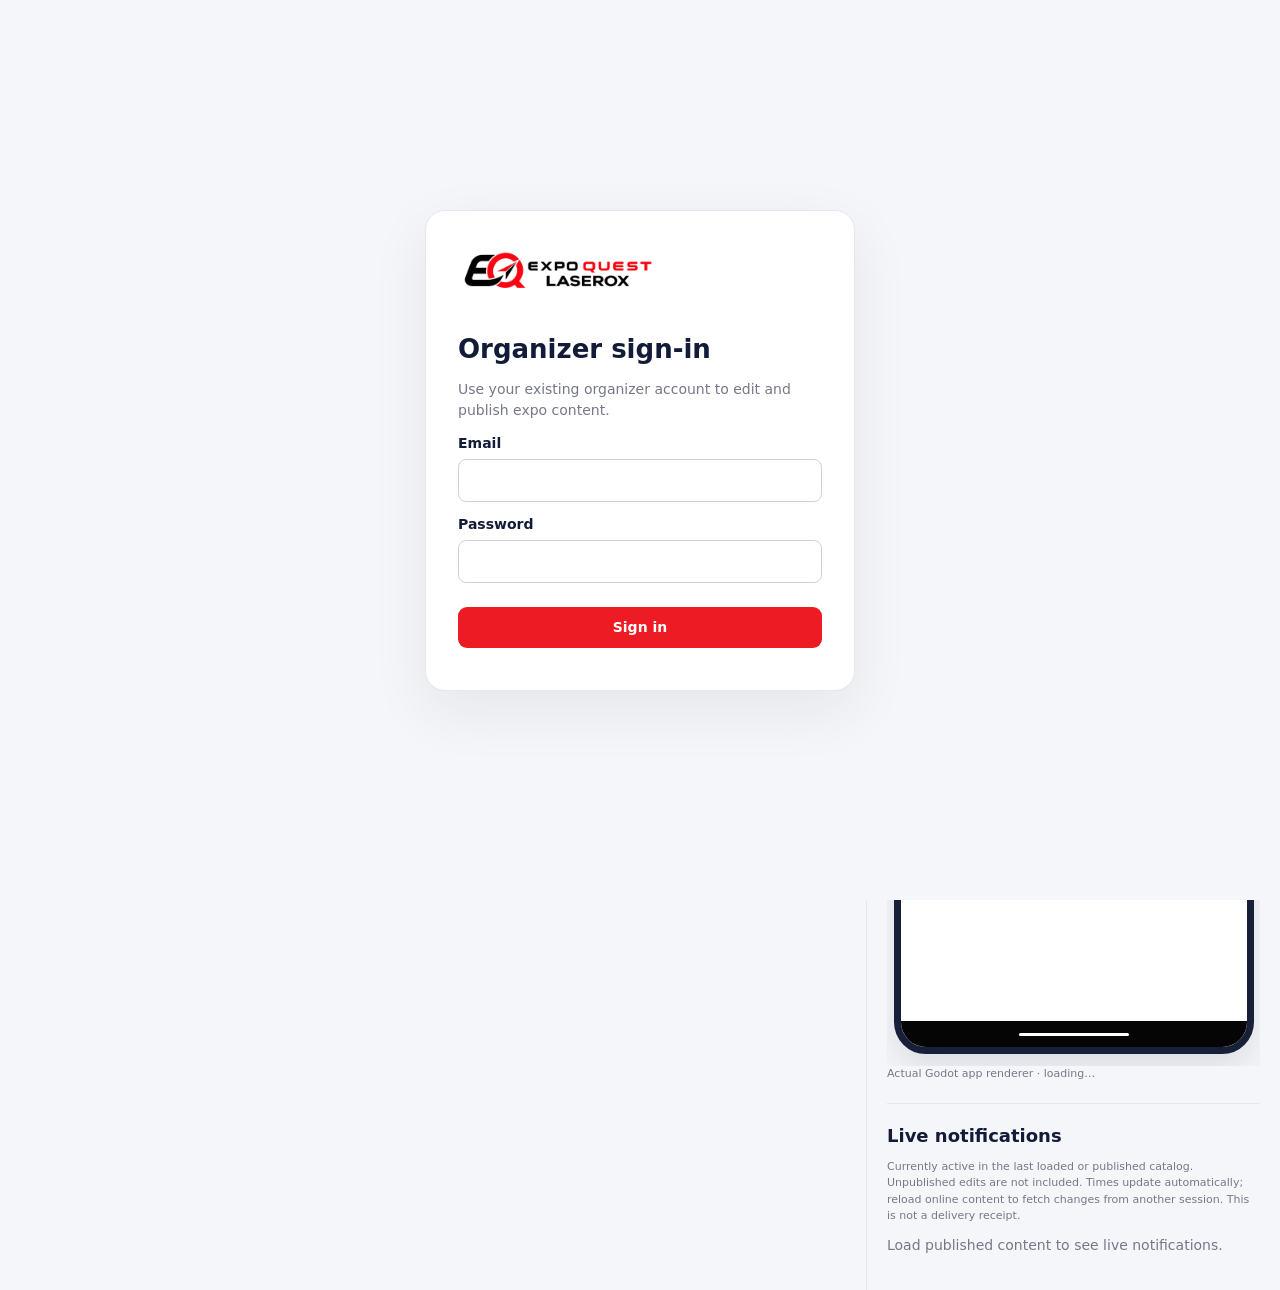
<file: editor/index.html>
<!doctype html>
<html lang="en"><head><meta charset="utf-8"><meta name="viewport" content="width=device-width,initial-scale=1"><title>Expo Quest · Content studio</title><link rel="stylesheet" href="studio.css?v=20261021-challenge-ids"></head>
<body>
<div id="auth-gate" class="auth-gate"><div class="auth-box"><img src="preview-assets/logo.png" alt="Expo Quest"><h1>Organizer sign-in</h1><p class="muted">Use your existing organizer account to edit and publish expo content.</p><form id="signin"><label>Email<input id="login-email" type="email" autocomplete="username" required></label><label>Password<input id="login-password" type="password" autocomplete="current-password" required></label><button id="signin-button" type="submit">Sign in</button></form><p id="auth-status" role="status"></p><button id="local-preview" class="secondary" hidden>Local preview only · no publishing</button></div></div>
<header><div class="brand"><img src="preview-assets/logo.png" alt="Expo Quest"><span>CONTENT STUDIO</span></div><div class="header-status"><span id="draft-state">Connecting…</span><div id="status" role="status" aria-live="polite">Loading the online catalog…</div></div><div class="actions"><button id="export" class="secondary">Save draft</button><button id="settings" class="secondary">Publishing settings</button><button id="signout" class="secondary">Sign out</button><button id="review-button" class="secondary">Review</button><button id="confirm-publish">Publish</button></div></header>
<link rel="stylesheet" href="star-summary.css?v=20261005">
<section id="star-summary" class="star-summary" aria-label="Available stars in current draft" aria-live="polite"></section>
<link rel="stylesheet" href="storage-usage.css?v=20261016">
<section id="storage-usage" class="storage-usage" aria-label="Catalog storage usage"><span class="muted">Storage breakdown will appear when the catalog loads.</span></section>
<script src="storage-usage.js?v=20261016"></script>
<main>
<aside class="library"><div class="section-title"><div><span class="eyebrow">BUILD YOUR ADVENTURE</span><h2>Challenge library</h2></div><button id="add-challenge" class="icon" aria-label="New challenge">+</button></div><p class="muted">Drag a challenge into any quest. Reuse it in as many quests as you like.</p><label class="sr-only" for="search">Search challenges</label><input id="search" type="search" placeholder="Search challenges…"><div id="library"></div></aside>
<section class="workspace"><nav id="tabs" aria-label="Content collections"><button data-group="quests" class="active">Quests</button><button data-group="reward_levels">Rewards</button><button data-group="partners">Promos</button><button data-group="notifications">Notifications</button></nav><div class="section-title"><div><span class="eyebrow">YOUR CONTENT</span><h1 id="collection-title">Quests</h1></div><button id="add-item" class="secondary">+ Add quest</button></div><div id="board"></div><div id="editor"><div class="empty">Loading your content…</div></div></section>
<aside class="preview-pane"><div class="section-title"><div><span class="eyebrow">UPDATES AS YOU EDIT</span><h2>Mobile preview</h2></div><span class="live">● Live</span></div><div class="preview-options"><label>Screen<select id="preview-screen"><option value="home">Home</option><option value="quest">Selected quest</option><option value="challenge">Challenge / scan</option><option value="reward">Reward details</option></select></label><label>Width<select id="preview-width"><option value="360">360 px</option><option value="320">320 px</option><option value="280">280 px</option><option value="390">390 px</option></select></label><label>Progress<select id="preview-progress"><option value="screenshot">Screenshot · 5 stars</option><option value="new">New visitor</option><option value="complete">All completed</option></select></label></div><div class="phone-wrap"><div class="phone" id="phone"><div class="phone-status">9:41 <span>● ▰</span></div><div id="phone-content"></div><div class="phone-footer">Powered by <strong>LASEROX</strong></div></div></div><p id="preview-status" class="muted tiny">Actual Godot app renderer · loading…</p><section class="notifications-panel" aria-labelledby="live-notifications-heading"><h2 id="live-notifications-heading">Live notifications</h2><p class="muted tiny">Currently active in the last loaded or published catalog. Unpublished edits are not included. Times update automatically; reload online content to fetch changes from another session. This is not a delivery receipt.</p><div id="live-notifications" aria-live="polite"><p class="muted">Load published content to see live notifications.</p></div></section></aside>
</main>
<dialog id="connection"><form method="dialog"><div class="section-title"><h2>Publishing settings</h2><button class="secondary">Close</button></div></form><p>Organizer authentication is checked by the server. GitHub credentials stay on the server.</p><label>Content repository<input id="repo" value="mucsi/TestPage" readonly></label><label>Branch<input id="branch" value="main" readonly></label><button id="reload">Reload online content</button><details><summary>Restore a draft backup</summary><label>Draft file<input id="import" type="file" accept=".json,application/json"></label></details></dialog>
<dialog id="review"><form method="dialog"><div class="section-title"><h2>Review publication</h2><button class="secondary">Close</button></div></form><div id="review-summary"></div><p>This publishes your changes publicly. Visitor progress is kept by retaining item IDs. No visitor data or credentials are included.</p><p class="muted">Review does not upload anything. Close this window and use Publish in the header when ready.</p></dialog>
<script src="catalog.js?v=20261006-content-audit"></script><script src="editor-model.js?v=20261005-stars-summary"></script><script src="migration-draft.js"></script><script src="auth-config.js"></script><script src="auth.js?v=20261006-content-audit"></script><script src="draft-store.js"></script><script src="studio.js?v=20261021-challenge-ids"></script>
<script src="admins.js"></script><script src="participants-link.js"></script>
</body></html>
</file>
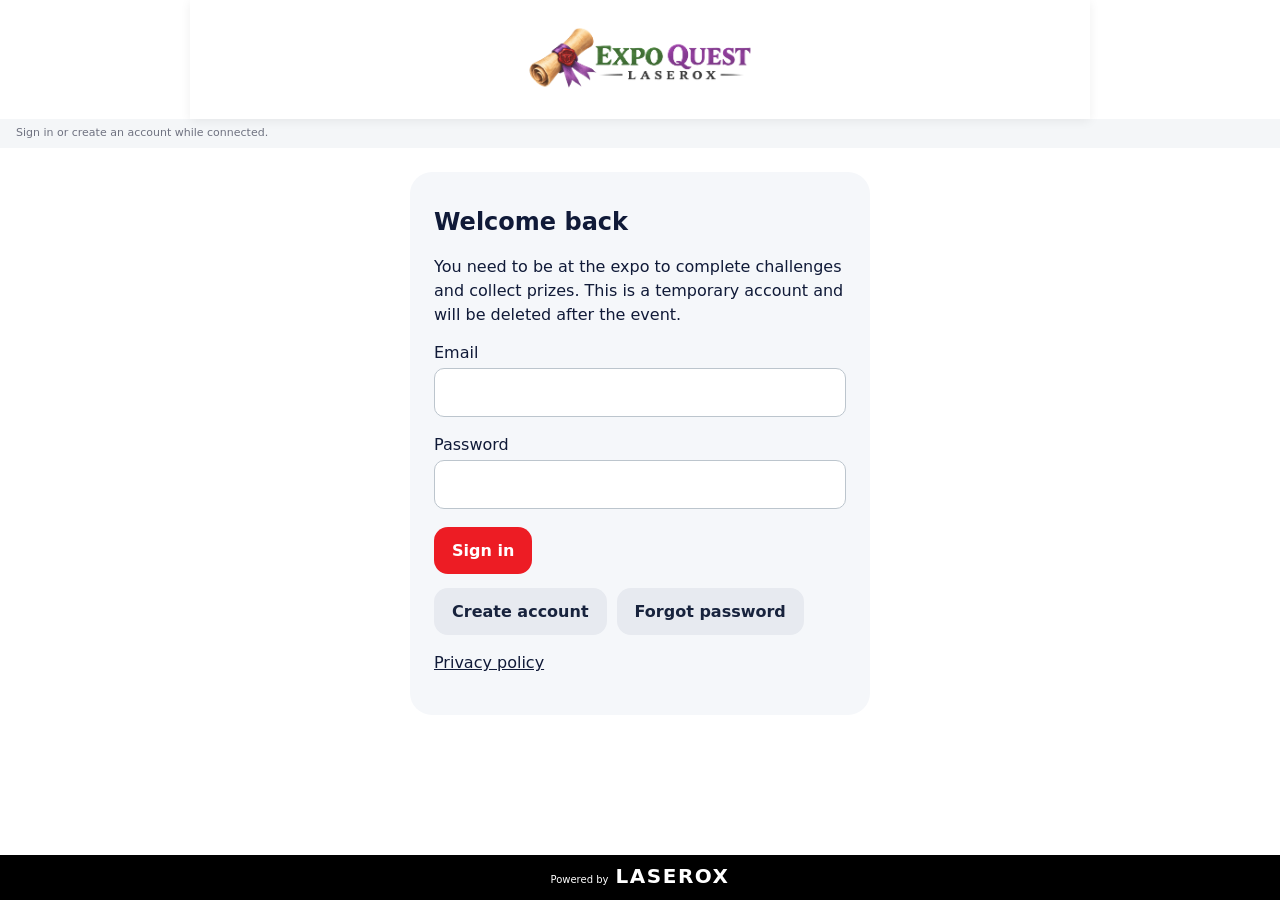
<file: cloudflare-links/play/index.html>
<!doctype html>
<html lang="en"><head><meta charset="utf-8"><meta name="viewport" content="width=device-width,initial-scale=1,viewport-fit=cover"><meta name="theme-color" content="#000000"><title>Expo Quest — Web</title><link rel="stylesheet" href="style.css"><link rel="stylesheet" href="mobile.css"><link rel="manifest" href="manifest.webmanifest"></head><body><header><img class="brand" src="assets/logo.png" alt="Expo Quest by LASEROX"><button id="scan-header" aria-label="Scan challenge" hidden><img src="assets/scan.png" alt=""><span>SCAN</span></button><div id="balance"></div></header><p id="status" role="status">Opening your saved adventure…</p><main id="main"></main><dialog id="popup"><button id="close" aria-label="Close">×</button><div id="detail"></div></dialog><button id="help" aria-label="Help and account" hidden>?</button><footer>Powered by <strong>LASEROX</strong></footer><script src="config.js"></script><script src="qr-vendor.js"></script><script type="module" src="app.mjs"></script></body></html>
</file>
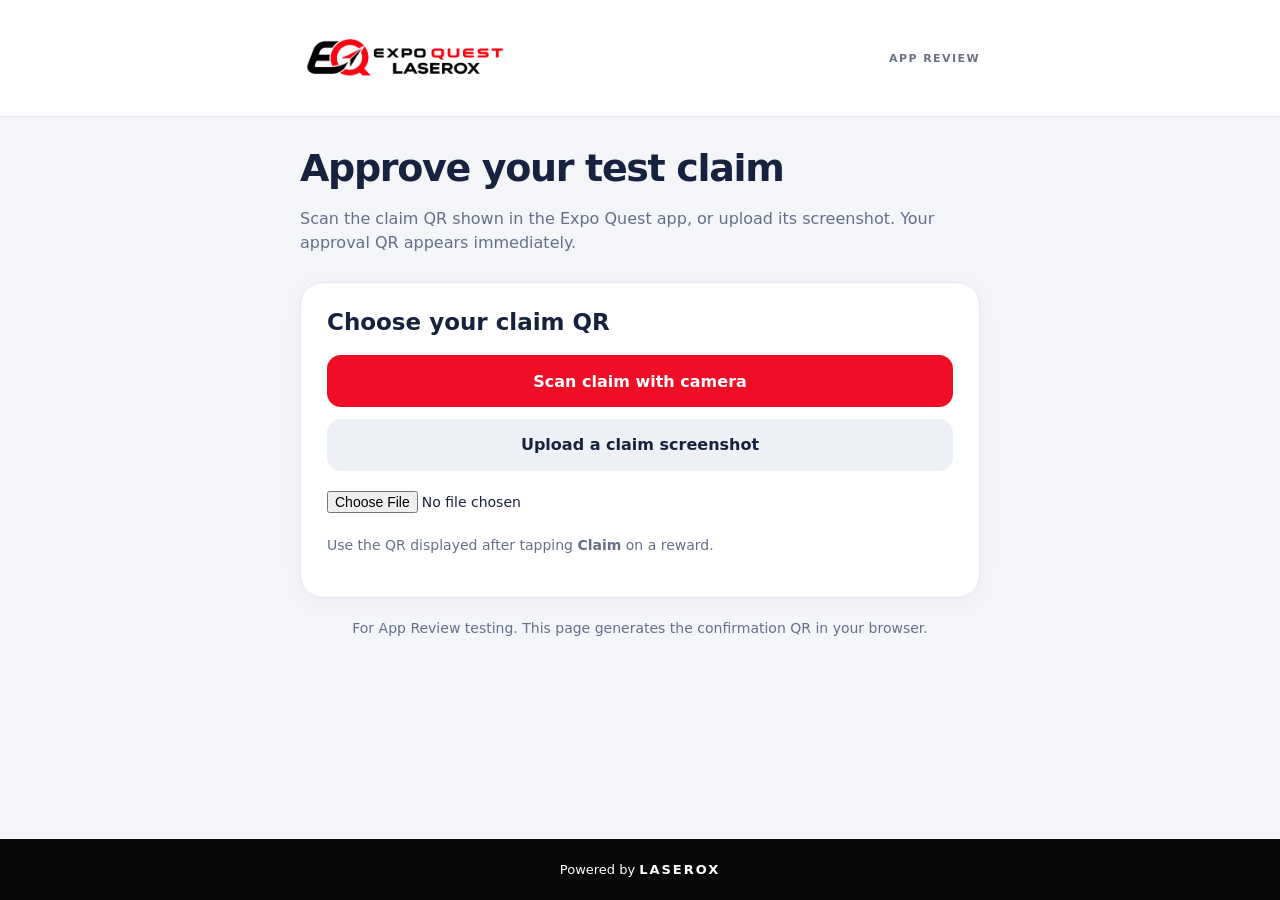
<file: cloudflare-links/review-approval/index.html>
<!doctype html>
<html lang="en"><head><meta charset="utf-8"><meta name="viewport" content="width=device-width,initial-scale=1,viewport-fit=cover"><meta name="robots" content="noindex,nofollow"><meta name="referrer" content="no-referrer"><title>Expo Quest — Review approval</title><link rel="stylesheet" href="style.css"></head>
<body><header><img src="../logo.png" alt="Expo Quest by LASEROX"><span>APP REVIEW</span></header>
<main><h1>Approve your test claim</h1><p class="intro">Scan the claim QR shown in the Expo Quest app, or upload its screenshot. Your approval QR appears immediately.</p>
<section id="input-panel"><h2>Choose your claim QR</h2><button id="scan" class="primary" type="button">Scan claim with camera</button><label for="claim-file" class="upload">Upload a claim screenshot</label><input id="claim-file" type="file" accept="image/png,image/jpeg,image/webp"><p class="small">Use the QR displayed after tapping <strong>Claim</strong> on a reward.</p></section>
<section id="camera-panel" hidden><h2>Scan the visitor’s claim</h2><video id="camera" muted playsinline></video><p>Point the camera at the claim QR on the other device.</p><button id="cancel" type="button">Cancel scan</button></section>
<section id="result" hidden><h2>Your approval QR</h2><div class="qr"><canvas id="approval-qr" aria-label="Approval QR for the scanned claim"></canvas></div><p>In Expo Quest, tap <strong>Scan merchant approval</strong> and scan this QR from a second screen.</p><p id="cost"></p><a id="download" class="upload" download="expo-quest-approval.png">Save approval image</a><button id="next" class="primary" type="button">Approve another claim</button></section>
<p id="status" role="status" aria-live="polite"></p><p class="small footnote">For App Review testing. This page generates the confirmation QR in your browser.</p></main>
<footer>Powered by <strong>LASEROX</strong></footer><script src="settings.js"></script><script src="../play/qr-vendor.js"></script><script type="module" src="app.mjs"></script></body></html>
</file>
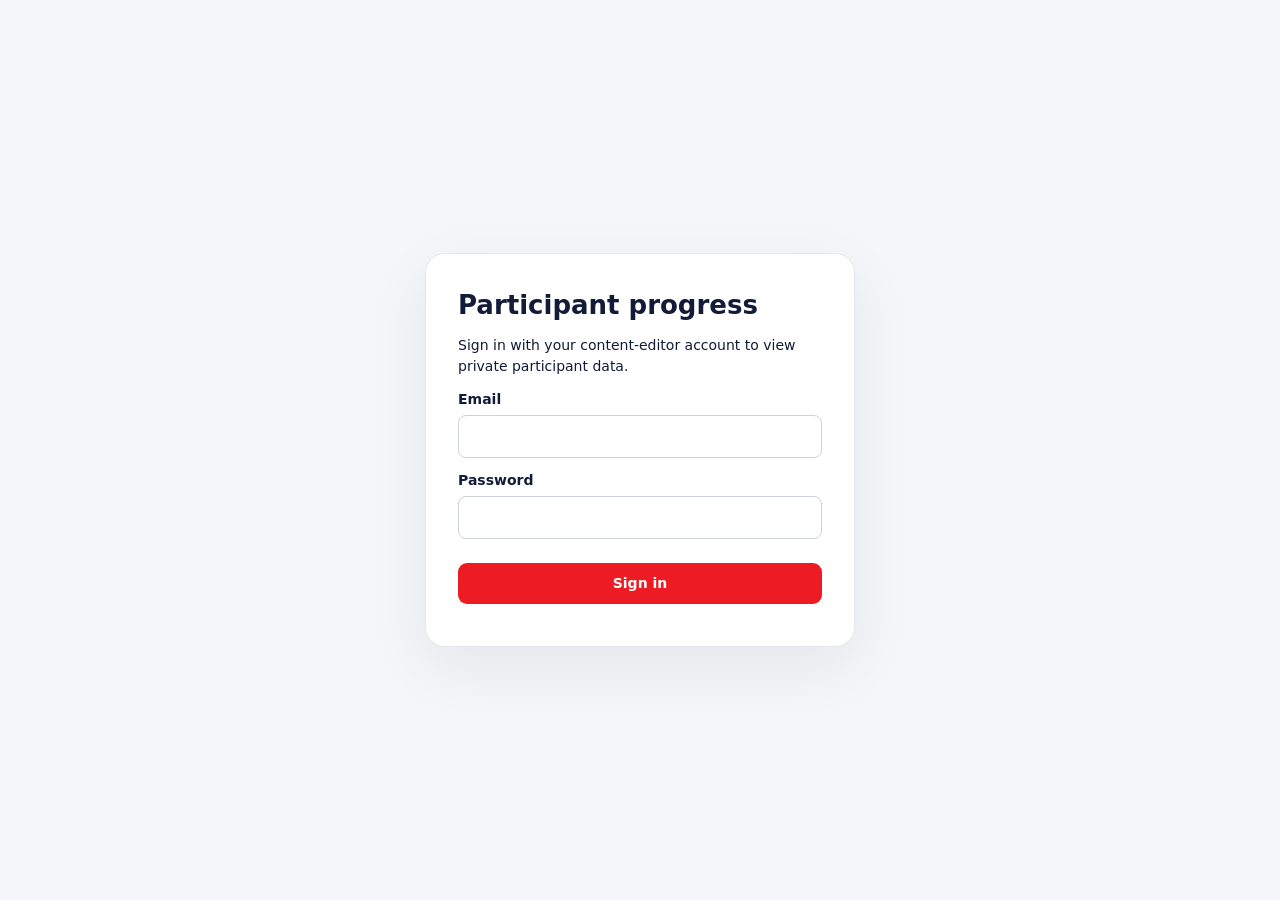
<file: editor/participants.html>
<!doctype html>
<html lang="en"><head><meta charset="utf-8"><meta name="viewport" content="width=device-width,initial-scale=1"><meta name="robots" content="noindex,nofollow"><title>Expo Quest · Participant progress</title><link rel="stylesheet" href="studio.css"><link rel="stylesheet" href="participants.css"></head><body>
<div id="auth-gate" class="auth-gate"><div class="auth-box"><h1>Participant progress</h1><p>Sign in with your content-editor account to view private participant data.</p><form id="signin"><label>Email<input id="login-email" type="email" autocomplete="username" required></label><label>Password<input id="login-password" type="password" autocomplete="current-password" required></label><button id="signin-button" type="submit">Sign in</button></form><p id="auth-status" role="status"></p><button id="local-preview" hidden disabled>Preview unavailable</button></div></div>
<header><div class="brand"><img src="preview-assets/logo.png" alt="Expo Quest"><span>PARTICIPANT PROGRESS</span></div><div class="actions"><a href="index.html">Back to editor</a><button id="signout" class="secondary">Sign out</button></div></header>
<main class="participants-page"><h1>Participant progress</h1><p>Last synced data; offline changes appear after the phone reconnects. Sorting uses current star balance, which decreases when rewards are redeemed. All matching participants are loaded before sorting. Notification status is the phone’s reported permission, not delivery status.</p>
<form id="search-form"><label>Search username, email, or exact user ID<input id="search" type="search" maxlength="100" autocomplete="off" placeholder="Search participants…"></label><label>Sort by<select id="progress-sort"><option value="user_id">User ID</option><option value="progress_desc">Star balance · highest first</option><option value="progress_asc">Star balance · lowest first</option></select></label><button type="submit">Search</button><button type="button" id="refresh" class="secondary">Refresh</button></form>
<p id="progress-status" role="status" aria-live="polite">Sign in to load participants.</p><div class="table-scroll"><table><thead><tr><th>ID</th><th>Username</th><th>Email</th><th>Notifications</th><th>Current balance</th><th>Daily draw entries</th><th>Max stars/minute</th></tr></thead><tbody id="participants-body"></tbody></table></div><nav aria-label="Participant pages"><button id="previous" class="secondary" disabled>Previous</button><span id="page-label"></span><button id="next" class="secondary" disabled>Next</button></nav><p>Entries are stored independently of stars. Players without an email cannot participate in draws. “—” means no synced value is available.</p></main>
<p class="participants-page">Delete user removes the server profile only. Phone progress can restore it on the next online sync; spending and reward-redemption history are retained.</p>
<script src="auth-config.js"></script><script src="auth.js?v=20261006-content-audit"></script><script src="participants.js?v=20261022-balance-sort"></script></body></html>
</file>
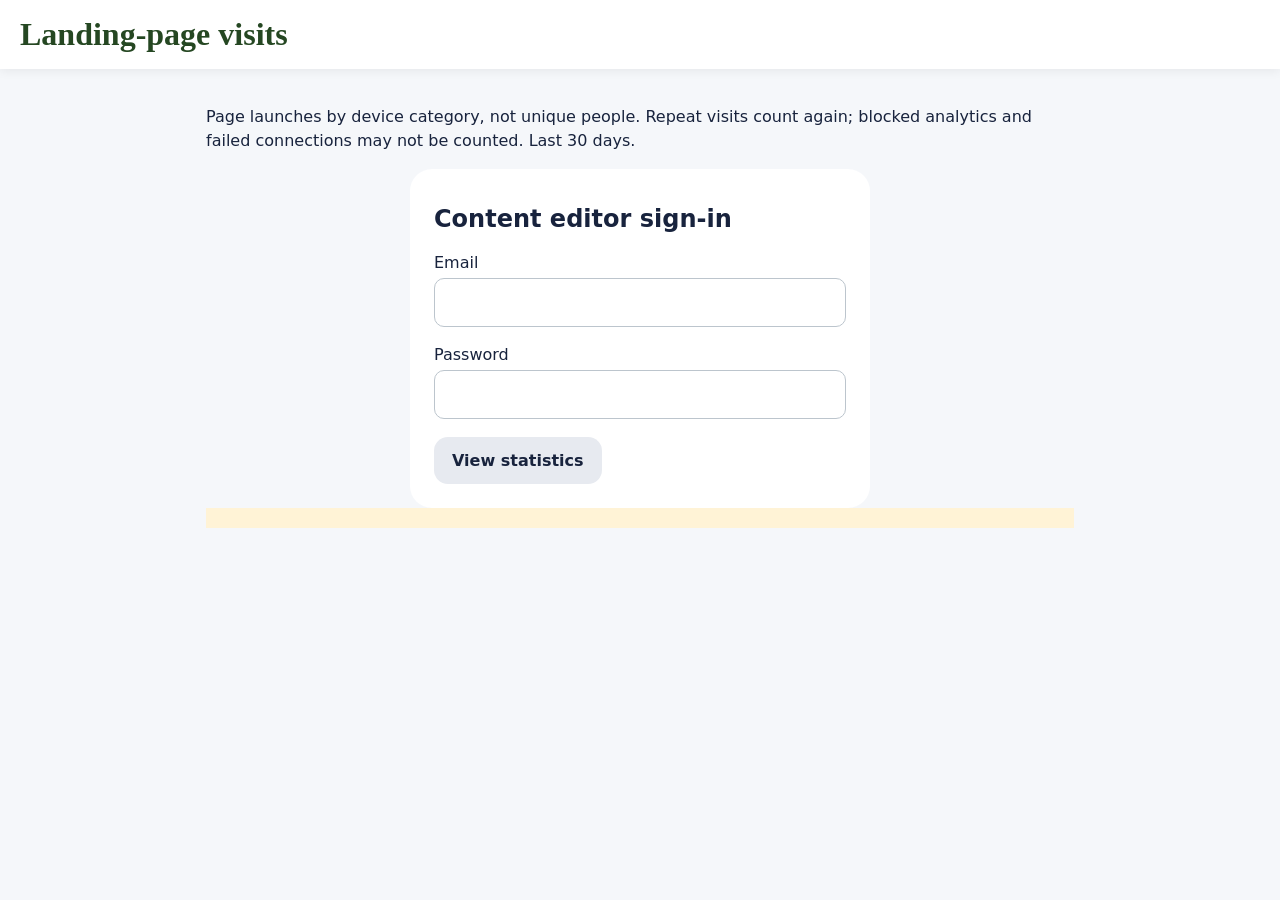
<file: cloudflare-links/play/stats.html>
<!doctype html><html lang="en"><head><meta charset="utf-8"><meta name="viewport" content="width=device-width,initial-scale=1"><title>Expo Quest visit statistics</title><link rel="stylesheet" href="style.css"></head><body><header><h1>Landing-page visits</h1></header><main><p>Page launches by device category, not unique people. Repeat visits count again; blocked analytics and failed connections may not be counted. Last 30 days.</p><form id="login"><h2>Content editor sign-in</h2><label>Email<input name="email" type="email" required autocomplete="username"></label><label>Password<input name="password" type="password" required autocomplete="current-password"></label><button>View statistics</button></form><p id="status" role="status"></p><div id="results"></div></main><script src="config.js"></script><script type="module" src="stats.mjs"></script></body></html>
</file>
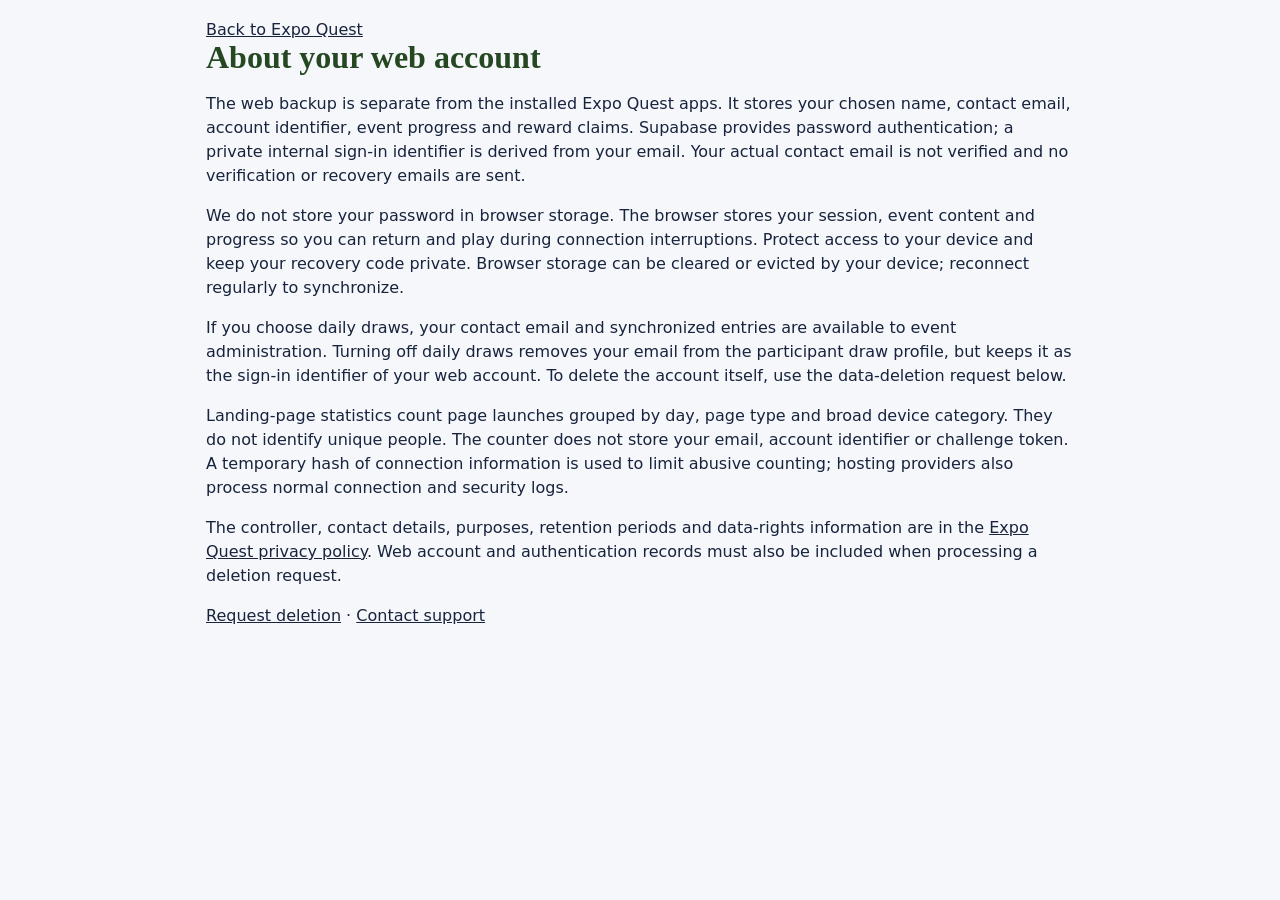
<file: cloudflare-links/play/web-privacy.html>
<!doctype html><html lang="en"><head><meta charset="utf-8"><meta name="viewport" content="width=device-width,initial-scale=1"><title>Expo Quest Web — account information</title><link rel="stylesheet" href="style.css"></head><body><main><a href="./">Back to Expo Quest</a><h1>About your web account</h1><p>The web backup is separate from the installed Expo Quest apps. It stores your chosen name, contact email, account identifier, event progress and reward claims. Supabase provides password authentication; a private internal sign-in identifier is derived from your email. Your actual contact email is not verified and no verification or recovery emails are sent.</p><p>We do not store your password in browser storage. The browser stores your session, event content and progress so you can return and play during connection interruptions. Protect access to your device and keep your recovery code private. Browser storage can be cleared or evicted by your device; reconnect regularly to synchronize.</p><p>If you choose daily draws, your contact email and synchronized entries are available to event administration. Turning off daily draws removes your email from the participant draw profile, but keeps it as the sign-in identifier of your web account. To delete the account itself, use the data-deletion request below.</p><p>Landing-page statistics count page launches grouped by day, page type and broad device category. They do not identify unique people. The counter does not store your email, account identifier or challenge token. A temporary hash of connection information is used to limit abusive counting; hosting providers also process normal connection and security logs.</p><p>The controller, contact details, purposes, retention periods and data-rights information are in the <a href="/privacy">Expo Quest privacy policy</a>. Web account and authentication records must also be included when processing a deletion request.</p><p><a href="/delete-data">Request deletion</a> · <a href="mailto:info@laserox.net">Contact support</a></p></main></body></html>
</file>
<file: editor/studio.css>
:root{--ink:#121b38;--muted:#747989;--red:#ed1c24;--line:#e4e7ee;--bg:#f5f6f9}*{box-sizing:border-box}body{margin:0;background:var(--bg);color:var(--ink);font:14px/1.5 system-ui,-apple-system,sans-serif}button,input,textarea,select{font:inherit}button{border:0;border-radius:9px;padding:10px 15px;background:var(--red);color:white;cursor:pointer;font-weight:650}button:hover{filter:brightness(.96)}button:disabled{opacity:.45;cursor:wait}button.secondary{background:#e9ecf2;color:var(--ink)}button.icon{padding:4px 12px;font-size:23px}input,textarea,select{width:100%;padding:10px 12px;background:white;color:var(--ink);border:1px solid #ccd1dc;border-radius:8px}input:focus,textarea:focus,select:focus,button:focus-visible{outline:3px solid #f5b4b8;outline-offset:2px}textarea{min-height:90px;resize:vertical}input[type=checkbox]{width:auto;accent-color:var(--red)}input[type=color]{height:42px;padding:3px}label{display:block;font-weight:600;margin:12px 0}label input,label textarea,label select{margin-top:5px}h1,h2,h3,p{margin:0 0 10px}h1{font-size:26px}h2{font-size:18px}h3{font-size:16px}header{display:flex;align-items:center;justify-content:space-between;padding:18px 28px;background:white;border-bottom:1px solid var(--line);gap:15px}.brand{display:flex;align-items:center;gap:20px}.brand img{width:160px}.brand span{font-size:10px;letter-spacing:.17em;border-left:1px solid var(--line);padding-left:20px;color:var(--muted)}.actions{display:flex;align-items:center;gap:10px}#draft-state{font-size:12px;color:var(--muted)}#status{padding:10px 28px;background:#fff6e8;color:#795714;border-bottom:1px solid #f0e3ce;white-space:pre-wrap;overflow-wrap:anywhere}main{display:grid;grid-template-columns:240px minmax(350px,1fr) 414px;max-width:1750px;margin:auto;align-items:start}.library,.workspace,.preview-pane{padding:24px 20px;min-width:0}.library{background:#fafbfc;border-right:1px solid var(--line);position:sticky;top:0;max-height:100vh;overflow:auto}.preview-pane{position:sticky;top:0;border-left:1px solid var(--line)}.section-title{display:flex;align-items:center;justify-content:space-between;gap:10px;margin-bottom:15px}.eyebrow{font-size:9px;font-weight:750;letter-spacing:.15em;color:#9095a3}.muted{color:var(--muted);font-weight:400}.tiny{font-size:11px}.live{color:#278556;background:#e8f5ed;border-radius:20px;padding:4px 9px;font-size:11px}.library-card{display:flex;gap:10px;align-items:center;padding:12px 8px;background:white;border:1px solid var(--line);border-radius:11px;margin-top:8px;cursor:grab}.library-card .thumb{width:38px;height:38px;flex-shrink:0}.library-card .copy{min-width:0;flex:1}.library-card strong{display:block;overflow-wrap:anywhere}.library-card small{font-size:10px;color:var(--muted)}.library-card button{background:transparent;color:var(--ink);padding:5px;font-size:12px}.handle{color:#b6bdca}.thumb{object-fit:contain;background:#f7f8fa;border-radius:7px}.placeholder{display:grid;place-items:center;color:#afb5c3}.library-card[aria-current=true]{border-color:var(--red)}nav{display:flex;gap:6px;background:#e9ecf2;padding:4px;border-radius:11px;margin-bottom:24px}nav button{flex:1;background:transparent;color:var(--muted)}nav button.active{background:white;color:var(--ink);box-shadow:0 1px 4px #18224010}#board{display:grid;grid-template-columns:repeat(2,minmax(0,1fr));gap:10px;margin-bottom:20px}.board-card{padding:13px;background:white;border:1px solid var(--line);border-radius:12px;cursor:pointer;min-width:0}.board-card.selected{border:2px solid var(--red);padding:12px}.board-card h3{font-size:13px;overflow-wrap:anywhere}.board-card .thumb{width:45px;height:45px;float:left;margin:0 10px 6px 0}.board-card small{display:block;color:var(--muted);font-size:11px}.drop-over{outline:3px solid var(--red)!important;background:#fff0f1!important}.editor-card{background:white;border:1px solid var(--line);border-radius:15px;padding:22px}.fields-row{display:grid;grid-template-columns:1fr 1fr;gap:15px}.image-editor{display:flex;gap:18px;align-items:center;border:1px dashed #ccd1dc;padding:15px;border-radius:10px;margin:16px 0}.image-editor img,.image-editor .placeholder{width:90px;height:90px;object-fit:contain}.image-editor label{margin:0}.image-editor input{font-size:11px;padding:6px}.drop-zone{border:2px dashed #d8dce5;border-radius:12px;padding:14px;margin:16px 0;min-height:100px}.assigned{display:flex;align-items:center;gap:8px;border-bottom:1px solid var(--line);padding:10px 0}.assigned .name{flex:1;overflow-wrap:anywhere}.assigned button{padding:3px 8px;font-size:12px;background:#edf0f5;color:var(--ink)}.empty{padding:25px;text-align:center;color:var(--muted)}.preview-options{display:flex;gap:10px}.preview-options label{font-size:11px;margin-top:0}.preview-options label:first-child{flex:1}.preview-options select{font-size:12px;padding:8px}.phone-wrap{overflow:auto;padding:4px 0 12px}.phone{width:360px;max-width:none;background:white;border:7px solid #172038;border-radius:32px;overflow:hidden;box-shadow:0 16px 35px #1a25401c;margin:0 auto}.phone-status{height:34px;padding:9px 20px 4px;font-size:10px;font-weight:700;display:flex;justify-content:space-between}.phone-footer{text-align:center;background:#050505;color:white;padding:9px;font-size:10px}.phone-footer strong{font-size:15px}#phone-content{height:615px;overflow:auto;background:white;color:#111b38;font-size:14px}.mobile-header{display:flex;align-items:center;justify-content:space-between;padding:12px 10px;box-shadow:0 4px 4px #0002;position:sticky;top:0;background:white;z-index:1;margin-bottom:14px}.mobile-header img{width:125px}.mobile-balance{font-size:28px;color:#d59f0b;font-weight:750;display:flex;align-items:center;gap:4px}.mobile-balance img{width:30px}.mobile-body{padding:0 12px 20px}.mobile-body h2{font-size:19px}.mobile-body h3{font-size:16px}.mobile-body p{font-size:13px;color:#7c8190}.mobile-card{border:1px solid #e6e8ed;border-radius:12px;padding:12px;margin-bottom:11px;background:#fff}.mobile-card.clickable{cursor:pointer}.mobile-card .hero{width:100%;height:120px;object-fit:contain}.mobile-card .head{display:flex;align-items:center;gap:6px}.mobile-card .head strong{flex:1}.mobile-card .available{font-weight:400;font-size:10px;color:#258248}.mobile-card .desc{text-align:center;font-size:11px;margin:10px 0 0;color:#747989}.mobile-card .open{float:right;font-size:18px}.star-line{display:inline-flex;align-items:center;gap:3px;color:#d59f0b;font-weight:700}.star-line img{height:20px;width:20px;object-fit:contain}.mobile-rewards{display:flex;gap:8px;overflow:auto;margin-bottom:20px}.mobile-rewards .mobile-card{min-width:118px;width:118px;font-size:11px}.mobile-rewards .hero{height:70px}.scan-card{width:145px;margin:0 auto 18px;text-align:center;padding:14px;box-shadow:0 6px 10px #0003;border-radius:14px}.scan-symbol{font-size:40px;line-height:1.2}.mobile-promo{background:#f5f5f7;border-radius:10px;padding:10px;box-shadow:0 -3px 5px #0002;margin-top:20px}.mobile-promo img{width:100%;height:110px;object-fit:contain}.scan-placeholder{height:320px;background:#eef0f4;border:2px solid var(--red);border-radius:14px;display:grid;place-items:center;color:#818797;margin:18px 0}.mobile-button{width:100%;padding:10px;margin-top:10px;background:var(--red);color:white;border-radius:9px;text-align:center}.progress-dots{display:flex;gap:3px;flex-wrap:wrap;margin:8px 0}.progress-dots img{width:17px;height:17px;opacity:.5}dialog{border:1px solid var(--line);border-radius:18px;padding:26px;max-width:540px;width:90%;color:var(--ink);box-shadow:0 30px 100px #0003}dialog::backdrop{background:#101a3866}details{margin-top:18px}summary{cursor:pointer;color:var(--muted)}.sr-only{position:absolute;width:1px;height:1px;overflow:hidden;clip:rect(0,0,0,0)}@media(min-width:1550px){main{grid-template-columns:270px minmax(400px,1fr) 440px}#board{grid-template-columns:repeat(3,minmax(0,1fr))}}@media(max-width:1150px){main{grid-template-columns:210px minmax(330px,1fr)}.preview-pane{grid-column:1/-1;position:static;border-top:1px solid var(--line)}.phone-wrap{display:flex;justify-content:center}.preview-options{max-width:400px}header{flex-wrap:wrap}}@media(max-width:650px){main{display:block}.library{position:static;max-height:320px}.actions{flex-wrap:wrap}.brand span{display:none}.fields-row{grid-template-columns:1fr}.workspace{padding:16px}.phone-wrap{justify-content:flex-start}.phone{margin:auto}#board{grid-template-columns:1fr 1fr}}
.drag-ghost{position:fixed;z-index:1000;pointer-events:none;background:#121b38;color:white;border-radius:10px;padding:12px 20px;box-shadow:0 8px 25px #0003}.library-card,.assigned{user-select:none}.mobile-body>.hero{width:100%;height:200px;object-fit:contain}.mobile-card{display:flow-root}.head strong{min-width:0;overflow-wrap:anywhere}.mobile-balance{flex-shrink:0}
header{padding:12px 24px;flex-wrap:wrap}.header-status{flex:1 1 220px;min-width:0}.header-status #status{padding:3px 0 0;background:none;border:0;color:var(--muted);font-size:12px;line-height:1.35}.actions{flex-wrap:wrap}.actions button{white-space:nowrap}@media(max-width:650px){.header-status{flex-basis:100%}.actions{width:100%}}
.notifications-panel{margin-top:20px;padding-top:18px;border-top:1px solid var(--line)}.notification-preview{background:white;border:1px solid var(--line);border-radius:12px;padding:14px;margin:10px 0;overflow-wrap:anywhere}.notification-preview strong{display:block;margin-bottom:5px}.notification-preview p{margin:0;color:var(--muted);white-space:pre-wrap}
.phone iframe{border:0;width:100%;height:100%;display:block}.phone-status{background:#000;color:white;align-items:center;font-size:12px}#phone-content{overflow:hidden}.phone-footer{height:26px;padding:0;display:grid;place-content:center;font-size:0}.phone-footer strong{display:none}.phone-footer:after{content:'';height:3px;width:110px;background:white;border-radius:3px}.preview-options{flex-wrap:wrap}.preview-options label{min-width:90px;flex:1}
[hidden]{display:none!important}.auth-gate{position:fixed;inset:0;background:#f5f6f9;z-index:2000;display:grid;place-items:center;padding:24px}.auth-box{max-width:430px;background:white;border:1px solid #e4e7ee;border-radius:20px;padding:32px;box-shadow:0 20px 60px #101a3812}.auth-box img{width:200px;margin-bottom:25px}.auth-box button{width:100%;margin-top:12px}.auth-box p{white-space:pre-wrap}

.challenge-id{display:block;color:var(--muted);font-size:11px;font-weight:400;overflow-wrap:anywhere;user-select:text;cursor:text}.assigned .name,.library-card .copy{min-width:0}.drag-ghost .challenge-id{color:inherit;opacity:.8}
</file>
<file: editor/star-summary.css>
.star-summary{display:flex;flex-wrap:wrap;align-items:center;gap:12px 30px;padding:14px 24px;background:white;border-bottom:1px solid var(--line)}
.star-summary:empty{display:none}.star-metric{display:flex;align-items:center;gap:12px}.star-metric>span:first-child{font-weight:650}.star-metric .star-line{font-size:23px}.star-summary>p{flex-basis:100%;margin:0}
</file>
<file: editor/storage-usage.css>
.storage-usage{margin:8px 24px 16px;background:#fff;border:1px solid #dce3ed;border-radius:12px;color:#18233d;padding:12px 16px}
.storage-heading{display:flex;align-items:center;gap:16px;cursor:pointer;flex-wrap:wrap;font-size:14px}
.storage-heading>progress{flex:1;min-width:110px;max-width:320px;height:14px;accent-color:#547dae}
.storage-hint{margin-left:auto;color:#47658c}.storage-over{color:#b71933;font-weight:700}
.storage-note{font-size:12px;line-height:1.5;color:#697486}
.storage-metrics{display:flex;flex-wrap:wrap;gap:12px}.storage-metrics p{background:#f1f5fa;padding:10px 14px;border-radius:9px;margin:5px 0;font-size:13px}
.storage-categories{max-width:900px;margin:16px 0}.storage-category{display:grid;grid-template-columns:minmax(140px,1fr) 2fr 130px;align-items:center;gap:15px;font-size:13px;margin:10px 0}.storage-category progress{width:100%;accent-color:#6588b1;height:12px}
.storage-list-heading{display:flex;justify-content:space-between;gap:20px;align-items:center}.storage-list-heading select{width:auto;max-width:260px}
.storage-table-wrap{overflow:auto;max-height:400px}.storage-table-wrap table{border-collapse:collapse;width:100%;font-size:13px}.storage-table-wrap th{background:#eef3f9;position:sticky;top:0;text-align:left;white-space:nowrap}.storage-table-wrap th,.storage-table-wrap td{padding:10px;border-bottom:1px solid #e5e9ef}.storage-table-wrap td:not(:first-child){white-space:nowrap}.storage-table-wrap small{display:block;color:#6b7587;margin-top:4px}
@media(max-width:650px){.storage-usage{margin:8px}.storage-category{grid-template-columns:1fr 1fr}.storage-category strong{grid-column:2}.storage-heading{gap:8px}}
</file>
<file: cloudflare-links/play/style.css>
:root{font-family:system-ui,sans-serif;color:#18233d;background:#f5f7fa;--red:#ed1236}*{box-sizing:border-box}body{margin:0}header{padding:calc(16px + env(safe-area-inset-top)) 20px 16px;background:#fff;box-shadow:0 2px 10px #0001;display:flex;gap:12px;align-items:center;flex-wrap:wrap}h1{font-family:Georgia,serif;color:#254722;margin:0}h2{margin-top:12px}#balance{margin-left:auto;text-align:right;font-weight:700}#status{padding:10px 20px;margin:0;background:#fff3d6;font-size:14px}main{max-width:900px;margin:auto;padding:20px 16px 90px}button,input{font:inherit}button{border:0;border-radius:14px;padding:14px 18px;background:#e7eaf0;color:#18233d;cursor:pointer;font-weight:650}button:disabled{opacity:.5;cursor:wait}.primary{background:var(--red);color:white}input:not([type=checkbox]){display:block;width:100%;padding:14px;border:1px solid #bcc5cd;border-radius:10px;margin:6px 0 18px}label{display:block;margin:14px 0}form{max-width:460px;margin:auto;background:white;padding:24px;border-radius:22px}.actions{display:flex;flex-wrap:wrap;gap:10px;margin:14px 0}.rewards{display:grid;grid-template-columns:repeat(3,minmax(0,1fr));gap:10px}.card{background:#fff;border-radius:16px;padding:9px;text-align:left;overflow:hidden}.card img{width:100%;aspect-ratio:1;object-fit:contain}.card strong,.card small{display:block}.card small{margin-top:5px}.quest{background:#eaf3fc;border-radius:16px;margin:12px 0;padding:16px}.quest>button{padding:0;background:transparent;width:100%;text-align:left}.challenge{display:flex;gap:14px;padding:14px 0;border-top:1px solid #ccd8e3;margin-top:12px}.challenge img{width:76px;height:76px;object-fit:contain}.challenge .copy{flex:1}.booth{text-align:right;font-weight:750}footer{position:fixed;bottom:0;background:#000;color:white;text-align:center;width:100%;padding:12px 8px calc(12px + env(safe-area-inset-bottom));font-size:12px}a{color:inherit}dialog{border:0;border-radius:22px;width:min(94vw,620px);max-height:calc(100dvh - 60px - env(safe-area-inset-top) - env(safe-area-inset-bottom));padding:24px;overflow:auto;color:inherit}dialog::backdrop{background:#0008}#close{position:sticky;top:0;float:right;z-index:2;font-size:24px;padding:6px 15px}#detail{clear:both}canvas{display:block;max-width:100%;height:auto!important;margin:auto}video{width:100%;max-height:50vh;background:#000}.notice{padding:16px;border-radius:12px;background:#fff3d6;overflow-wrap:anywhere}.prizes li{padding:12px 0;border-bottom:1px solid #ddd}.muted{color:#687184}.error{color:#a00722}p{line-height:1.5}summary{cursor:pointer;font-weight:700}
:root .rewards{display:flex;overflow-x:auto;padding-bottom:10px;scroll-snap-type:x proximity}.rewards>.card{flex:0 0 150px;scroll-snap-align:start}.market{display:grid;grid-template-columns:repeat(3,minmax(0,1fr));gap:8px}.rules{white-space:pre-line}#detail>img{display:block;max-width:240px;max-height:220px;object-fit:contain;margin:auto}table{border-collapse:collapse;width:100%}td{padding:10px;border-bottom:1px solid #ddd}
:root .market .card{font-size:13px;overflow-wrap:anywhere}
</file>
<file: cloudflare-links/play/mobile.css>
/* Native visitor-app artwork and layout, with browser safe areas. */
:root{--red:#ed1c24;color:#101a38;background:#fff}
[hidden]{display:none!important}
body{padding-top:env(safe-area-inset-top);background:linear-gradient(#000 0 0) top/100% env(safe-area-inset-top) no-repeat}
header{padding:12px 16px;min-height:110px;display:grid;grid-template-columns:minmax(0,1fr) 90px minmax(0,1fr);gap:6px;position:relative;z-index:2}
.brand{width:100%;max-width:210px;height:78px;object-fit:contain}
#scan-header{padding:6px 8px;background:#f8f9fb;box-shadow:0 4px 12px #101a3826;border:1px solid #ebedf1;border-radius:16px;align-self:start;min-height:98px}
#scan-header img{display:block;width:68px;height:68px;object-fit:contain;margin:auto}
#scan-header span{display:block;font-size:14px;margin-top:3px}
#balance{font-weight:400;width:100%;align-self:center}
.balance-value{display:block;color:#dfa710;font-size:clamp(27px,7vw,42px);line-height:1.1;font-weight:750;white-space:nowrap}
.gold{color:#eab227}
#balance small{display:block;font-size:clamp(12px,3.3vw,18px);line-height:1.08;color:#7b7f8b;margin-top:4px}
#status{background:#f4f6f8;color:#6f7280;font-size:11px;padding:6px 16px}
main{max-width:860px;padding:10px 14px calc(90px + env(safe-area-inset-bottom))}
.section-title{font-size:21px;margin:10px 0 12px;letter-spacing:.3px}
.section-title .gold{font-size:28px;vertical-align:-2px}
:root .rewards{gap:9px;padding-bottom:12px;scrollbar-width:thin}
.rewards>.card{flex-basis:clamp(145px,30vw,215px);scroll-snap-align:center}
.card{padding:7px;background:#f4f5f7;border:1px solid #eceef1;border-radius:16px;font-weight:400}
.reward-art{aspect-ratio:1;overflow:hidden;border-radius:12px;background:white}
.card .reward-art img{width:100%;height:100%;object-fit:contain;display:block}
.card-line{display:flex;align-items:baseline;justify-content:space-between;gap:5px;margin-top:3px}
.card strong{font-size:16px;line-height:1.15;overflow-wrap:anywhere}
.stock{font-size:12px;color:#7c808d;white-space:nowrap}
.category{font-size:13px;color:#6f7280;overflow-wrap:anywhere}
.price{font-size:23px;color:var(--red);white-space:nowrap;line-height:1.15}
.quest{padding:12px;margin:9px 0;background:#edf5ff;border:1px solid #e5edf7;border-radius:17px;scroll-margin-top:12px}
.quest.complete{background:#edf7ec;border-color:#e5f0df}.quest.perfect{background:#fff5d5;border-color:#f6eac7}
summary{list-style:none}summary::-webkit-details-marker{display:none}
.quest-overview{display:flex;gap:12px;align-items:flex-start}
.quest-overview>img{width:29%;max-width:130px;aspect-ratio:1;object-fit:contain;border-radius:12px;flex-shrink:0}
.copy{min-width:0;flex:1}.copy strong{font-size:18px;line-height:1.2}
.copy p{font-size:14px;font-weight:400;color:#747b89;line-height:1.35;margin:6px 0}
.quest-bonuses{font-size:12px;font-weight:400;margin-top:8px}
.expand-label{display:block;font-size:11px;color:#66758b;margin-top:8px}
details[open] .expand-label{visibility:hidden}
.challenge{background:#fff;border-radius:12px;padding:12px;border:0;align-items:flex-start}
.challenge img{width:29%;max-width:100px;height:auto;aspect-ratio:1;object-fit:contain}
.booth{font-size:19px;margin-top:5px}
.pending{width:100%;background:#fff2d4}
footer{z-index:4;padding:9px 70px calc(12px + env(safe-area-inset-bottom));font-size:10px}
footer strong{font-size:20px;letter-spacing:1.5px;margin-left:4px}
#help{position:fixed;right:16px;bottom:calc(42px + env(safe-area-inset-bottom));z-index:5;width:52px;height:52px;border-radius:50%;background:var(--red);color:white;font-size:35px;padding:0;border:3px solid white;box-shadow:0 2px 8px #0004}
dialog{padding:18px;border-radius:24px;background:white;overscroll-behavior:contain}
#close{width:44px;height:44px;padding:0;border-radius:12px;background:#eef0f4;box-shadow:0 0 0 5px white}
#detail h2{font-size:25px;line-height:1.2;margin:0 0 18px}
#detail p{font-size:15px}#detail button{min-height:46px}
#detail .actions{display:grid;grid-template-columns:1fr 1fr}
#detail .actions button{min-height:100px;background:#eef0f4;color:#101a38}
#detail .actions .primary{background:#fff2d8}
.help-step{display:flex;gap:16px;align-items:center;background:#eef0f4;border-radius:16px;padding:14px;margin:10px 0}
.help-step img{width:55px;height:55px;object-fit:contain}.help-step h3{font-size:19px;margin:0}.help-step p{margin:4px 0 0}
.help-actions{display:grid;gap:12px;margin-top:22px}.help-actions a{text-align:center;padding:8px}
.market{gap:7px}:root .market .card{padding:5px;border-radius:12px}
.market .card-line{flex-wrap:wrap;gap:2px}.market .card strong{font-size:13px}.market .stock,.market .category{font-size:11px}.market .price{font-size:20px}
.entry-total{text-align:center;font-weight:700}
.prizes{padding-left:20px}.prizes li{padding:14px 0;font-weight:650}
button:focus-visible,summary:focus-visible,a:focus-visible{outline:3px solid #547bab;outline-offset:3px}
body:not(.playing) header{display:flex;justify-content:center}
body:not(.playing) .brand{height:95px;width:240px;max-width:80vw}
body:not(.playing) #balance{display:none}
form{background:#f5f7fa;margin-top:14px}
@media(min-width:700px){header{max-width:900px;margin:auto;grid-template-columns:1fr 110px 1fr}#scan-header img{width:78px;height:78px}#balance small{font-size:20px}.quest-overview>img{width:120px}.copy strong{font-size:22px}.copy p{font-size:16px}}
@media(prefers-reduced-motion:reduce){*{scroll-behavior:auto!important}}
.playing main{padding-bottom:calc(110px + env(safe-area-inset-bottom))}
.playing.has-promos main{padding-bottom:calc(230px + env(safe-area-inset-bottom))}
.playing.has-promos.needs-email main{padding-bottom:calc(275px + env(safe-area-inset-bottom))}
#bottom-tray{position:fixed;z-index:3;bottom:calc(45px + env(safe-area-inset-bottom));left:0;right:0;background:white;box-shadow:0 -4px 10px #101a3820}
#join-draws{display:block;width:100%;border-radius:0;padding:10px;font-size:13px}
.promos{display:flex;overflow-x:auto;gap:1px;scroll-snap-type:x mandatory;scrollbar-width:none}
.promos:empty{display:none}.promos button{flex:0 0 auto;padding:0;border-radius:0;border:1px solid white;background:white;scroll-snap-align:center}
.promos img{height:110px;width:auto;max-width:85vw;object-fit:contain;display:block}
.rewards>.card{align-self:flex-start}.card strong{min-height:1.15em}
.rewards .card-line{height:25px;margin-top:2px}
.rewards .card strong,.rewards .category{min-width:0;overflow:hidden;text-overflow:ellipsis;white-space:nowrap}
.rewards .stock,.rewards .price{flex-shrink:0}
.reward-art{position:relative}.reward-lock{position:absolute;right:3px;bottom:3px;font-size:22px;background:#fff;border-radius:8px;padding:2px}
.quest-stars{display:flex;flex-wrap:wrap;gap:2px;margin:7px 0}.quest-stars img{width:22px;height:22px;object-fit:contain}
#claim:disabled{background:#e7eaf0;color:#6f7280;opacity:1;cursor:not-allowed}#claim-message:not(:empty){padding:12px;background:#fff3dc;border-radius:12px}
@media(min-width:700px){.promos img{height:130px}.promos{justify-content:safe center}}
</file>
<file: cloudflare-links/review-approval/style.css>
:root{font-family:system-ui,-apple-system,BlinkMacSystemFont,"Segoe UI",sans-serif;color:#17223e;background:#f3f5f8;color-scheme:light}*{box-sizing:border-box}body{margin:0;min-height:100vh;display:flex;flex-direction:column}header{padding:20px max(22px,calc((100vw - 680px)/2));background:#fff;display:flex;align-items:center;justify-content:space-between;gap:18px;border-bottom:1px solid #e3e7ef}header img{width:210px;height:76px;object-fit:contain}header span{font-size:11px;font-weight:800;letter-spacing:.13em;color:#697388}main{width:min(100% - 32px,680px);margin:30px auto 50px;flex:1}h1{font-size:clamp(29px,6vw,38px);line-height:1.15;letter-spacing:-.035em;margin:0 0 12px}h2{font-size:23px;margin:0 0 20px}p{line-height:1.55}.intro{color:#657088;margin-bottom:26px}section{background:white;padding:26px;border:1px solid #e2e6ee;border-radius:23px;box-shadow:0 5px 22px #17223e08;margin:20px 0}.small{font-size:14px;color:#657088}.footnote{text-align:center}button,.upload{font:inherit;display:block;width:100%;border:0;border-radius:14px;background:#edf0f5;color:#17223e;text-align:center;padding:16px 18px;font-weight:650;cursor:pointer;min-height:52px;text-decoration:none;margin:12px 0}.primary{background:#f00e26;color:#fff}button:disabled{opacity:.5;cursor:wait}button:focus-visible,.upload:focus-visible,input:focus-visible{outline:3px solid #7951ba;outline-offset:4px}input[type=file]{display:block;width:100%;font:inherit;font-size:14px;padding:8px 0}video{display:block;width:100%;max-height:440px;background:#10131b;border-radius:14px;object-fit:cover}.qr{background:#fff;display:flex;justify-content:center;padding:5px;margin:6px 0 20px}.qr canvas{width:min(100%,440px)!important;height:auto!important;image-rendering:pixelated}#status{padding:0 8px;overflow-wrap:anywhere}#status.error{color:#b5001b}footer{background:#08090b;color:#fff;text-align:center;padding:23px 16px max(23px,env(safe-area-inset-bottom));font-size:13px}footer strong{letter-spacing:.15em}[hidden]{display:none!important}@media(max-width:430px){header{padding:14px 18px}header img{width:170px;height:62px}section{padding:20px}main{margin-top:24px}}
</file>
<file: editor/participants.css>
.participants-page{display:block;max-width:1600px;margin:auto;padding:24px}.participants-page #search-form{display:flex;align-items:end;gap:12px;flex-wrap:wrap}.participants-page label{flex:1;min-width:220px}.table-scroll{overflow:auto;background:white;border-radius:12px;border:1px solid #ddd}table{width:100%;border-collapse:collapse}th,td{text-align:left;padding:14px;border-bottom:1px solid #e6e8ee;vertical-align:top}th{background:#eef2f8;white-space:nowrap}td:first-child{font:12px monospace;min-width:180px;overflow-wrap:anywhere}td{max-width:300px;overflow-wrap:anywhere}nav{display:flex;gap:18px;align-items:center;margin-top:20px}header a{color:inherit}.participants-page p{color:#596175}#local-preview{display:none!important}
</file>
